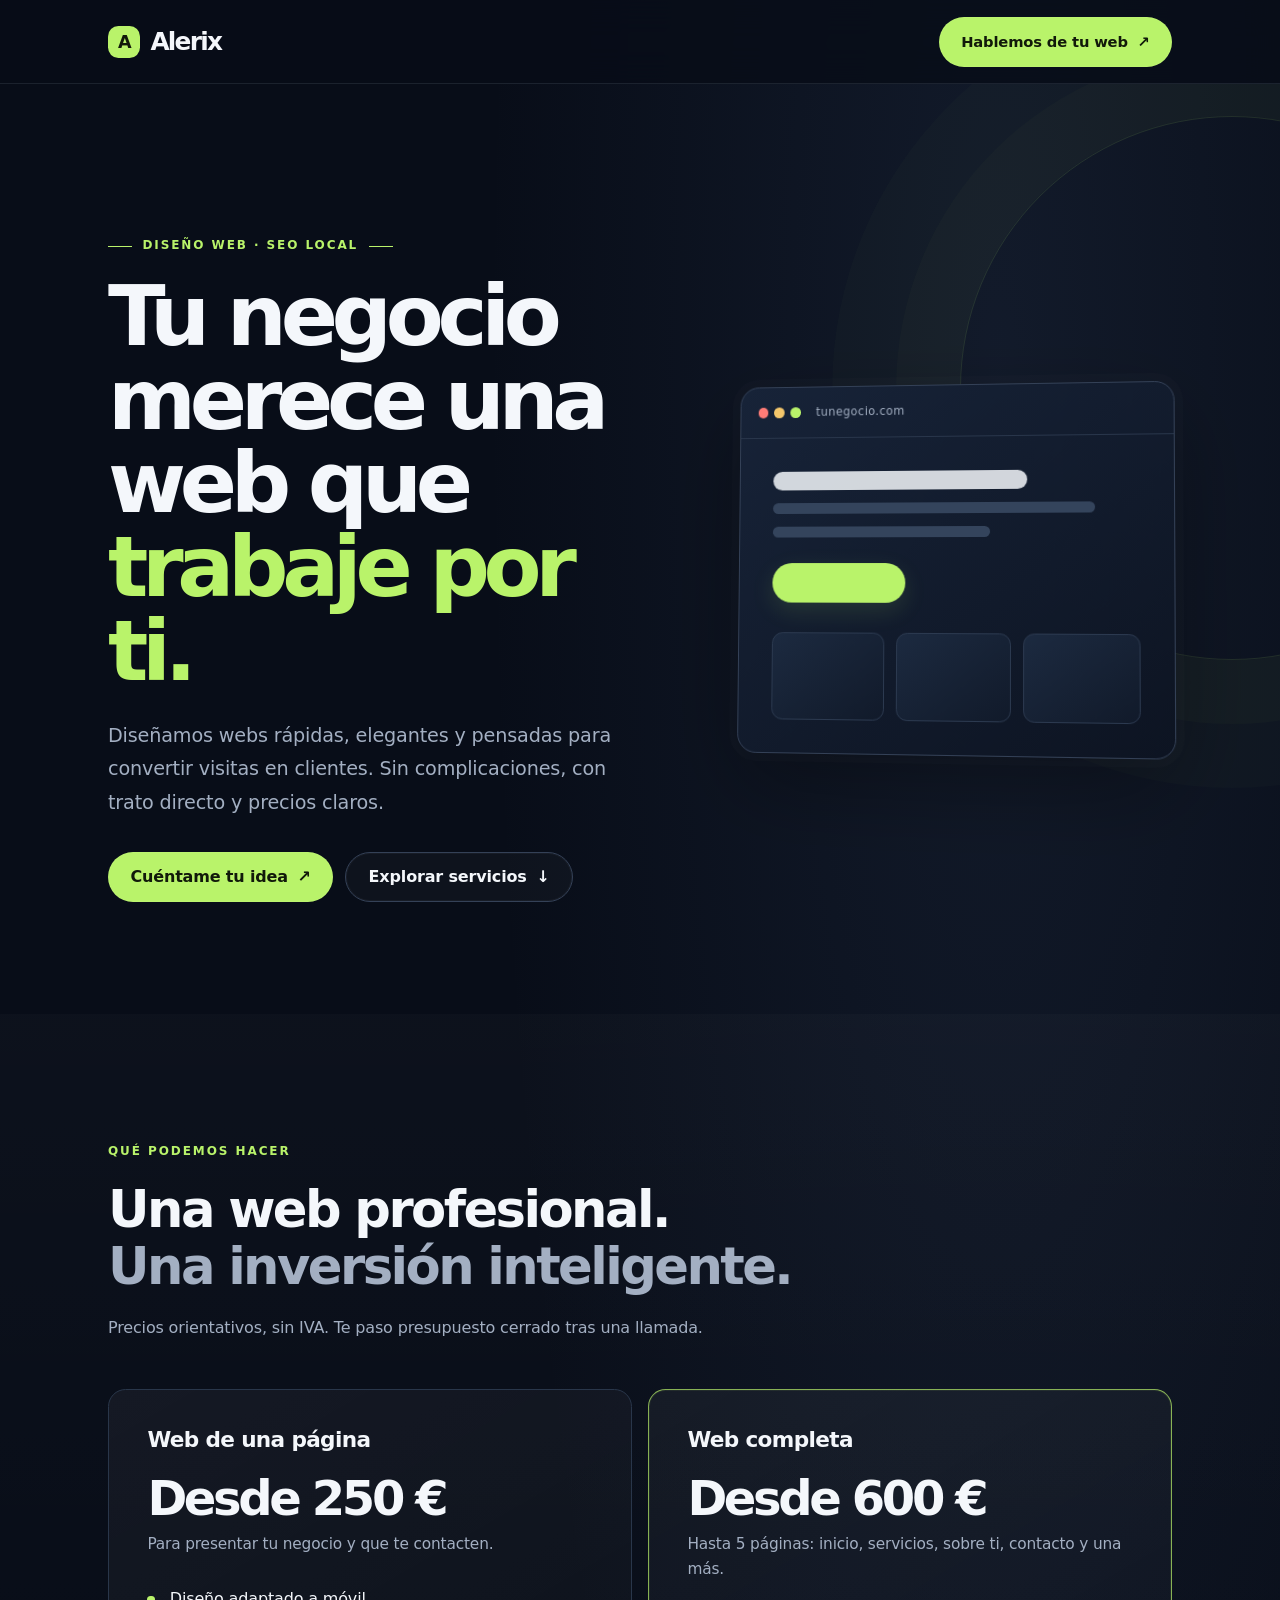
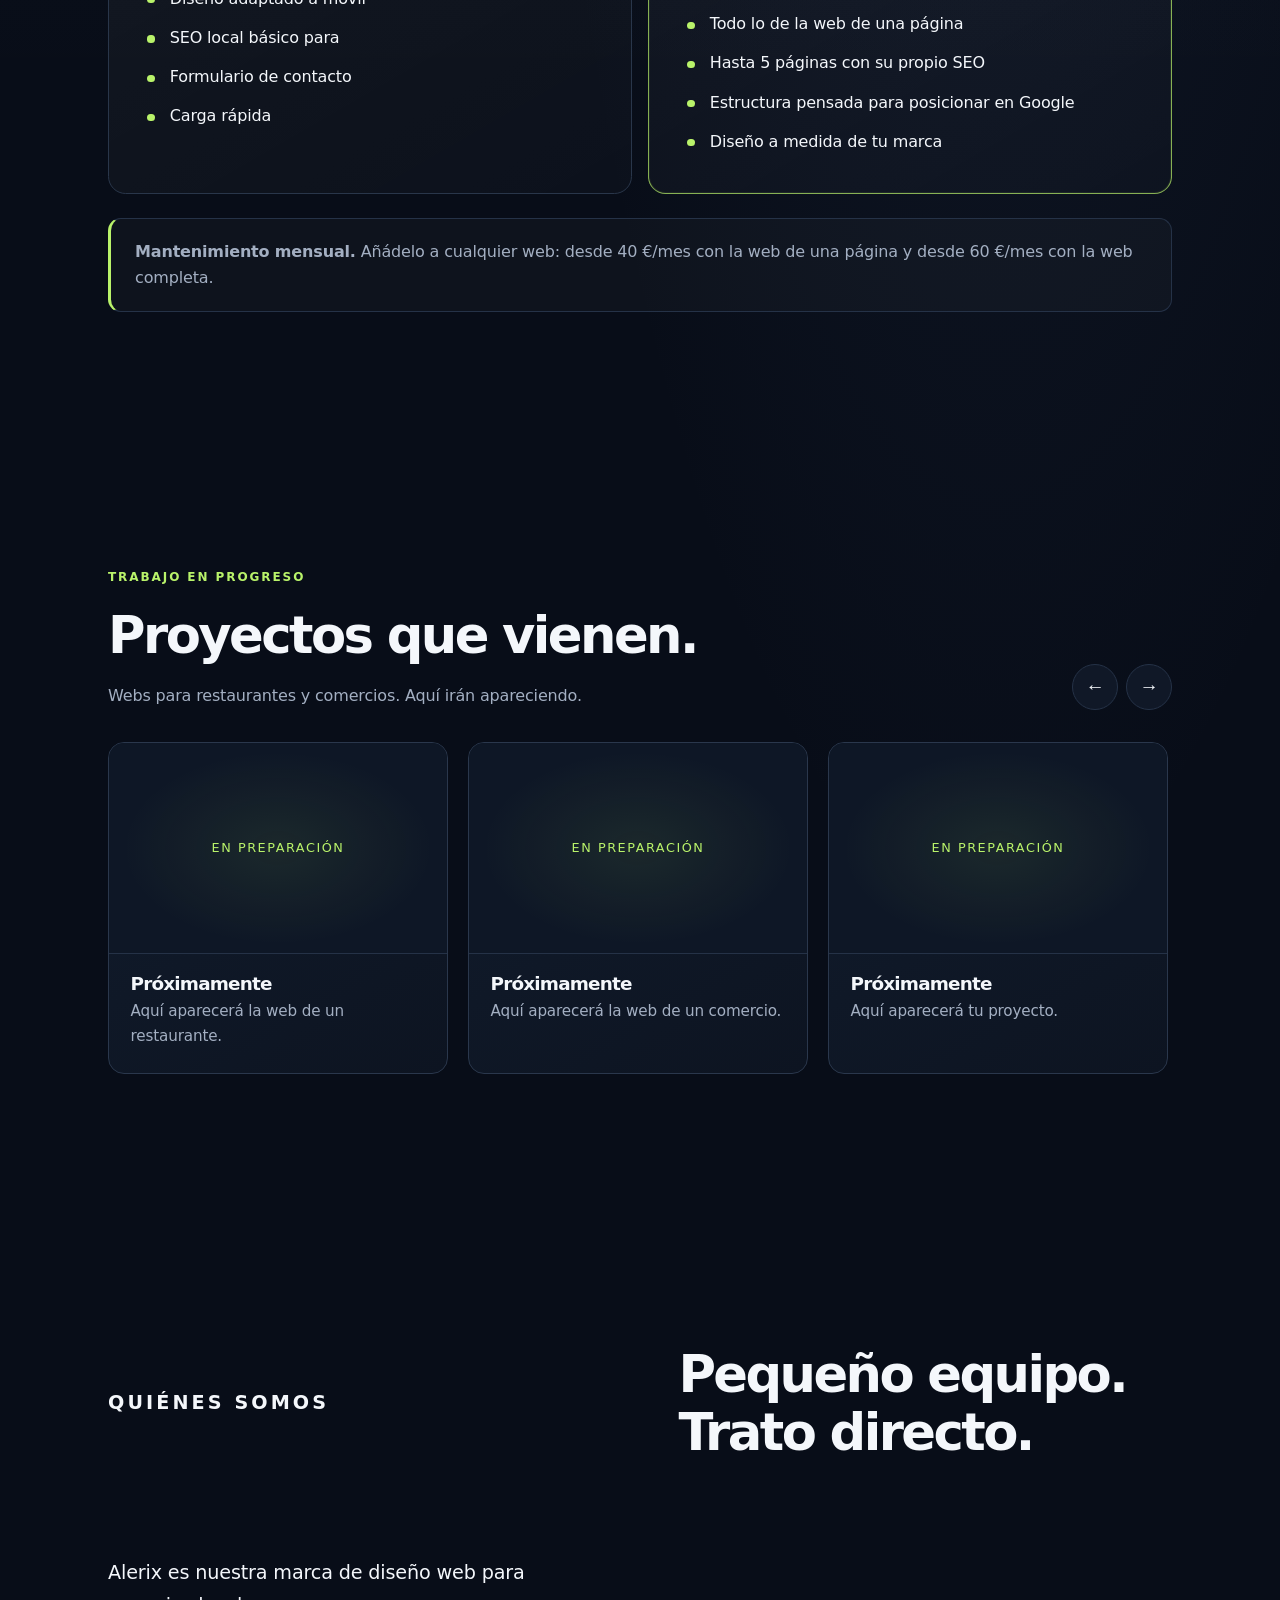
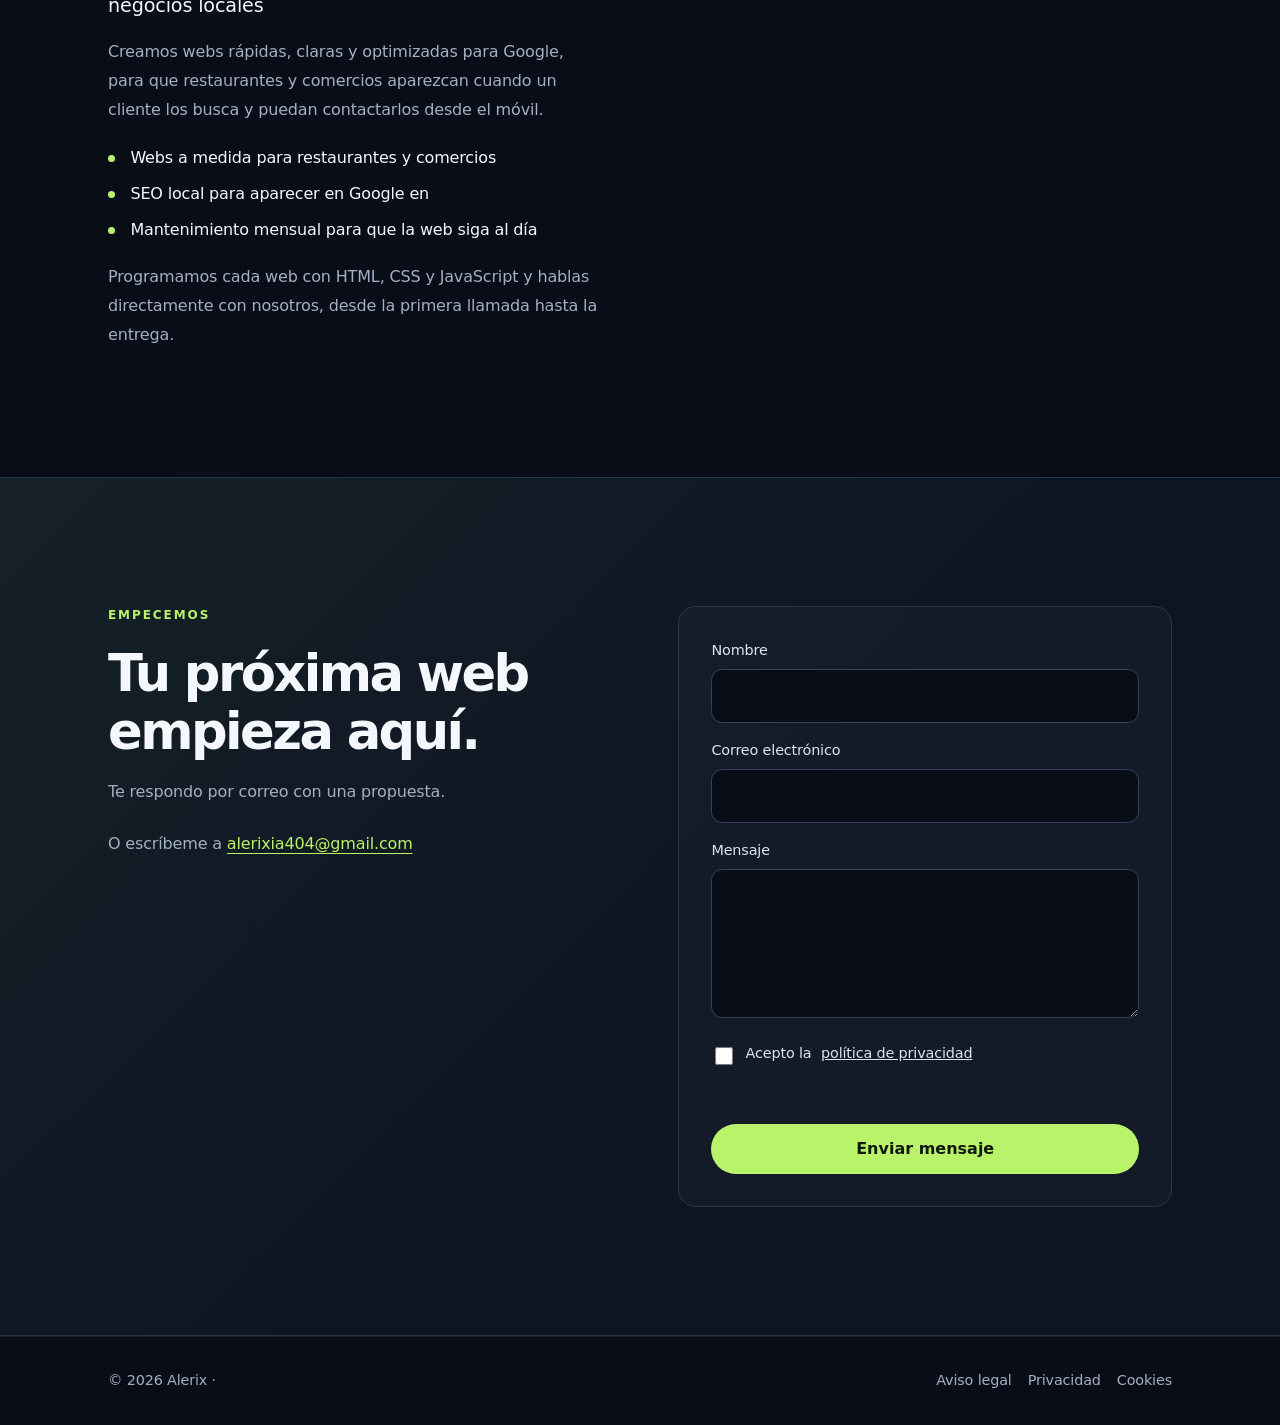
<file: index.html>
<!DOCTYPE html>
<html lang="es">
<head>
<meta charset="UTF-8">
<meta name="viewport" content="width=device-width, initial-scale=1">
<title>Diseño web en  i la Geltrú | Alerix</title>
<meta name="description" content="Creo webs rápidas y optimizadas para Google para comercios y restaurantes de  i la Geltrú. Presupuesto sin compromiso. Reserva una llamada.">
<meta name="theme-color" content="#0A1322">
<meta property="og:type" content="website">
<meta property="og:title" content="Diseño web en  i la Geltrú | Alerix">
<meta property="og:description" content="Webs rápidas que aparecen en Google y te traen clientes. Desde 250 €.">
<!-- TODO al tener dominio: <link rel="canonical" href="https://TU-DOMINIO/"> y og:url -->
<script type="application/ld+json">
{"@context":"https://schema.org","@type":"ProfessionalService","name":"Alerix","description":"Diseño web para negocios locales","email":"alerixia404@gmail.com","areaServed":{"@type":"City","name":""},"founder":{"@type":"Person","name":"Eric Lazo"}}
</script>
<link rel="icon" href="icono-alerixia.svg" type="image/svg+xml">
<link rel="stylesheet" href="css/styles.css">
</head>
<body>
<a class="skip" href="#main">Saltar al contenido</a>

<header class="header">
  <div class="wrap">
    <a class="logo" href="#top" aria-label="Alerix, inicio">Alerix</a>
    <a class="btn header-cta" href="https://cal.com/alerix/15min" target="_blank" rel="noopener">Hablemos de tu web <span aria-hidden="true">↗</span></a>
  </div>
</header>

<main id="main">
  <section class="hero" id="top">
    <div class="wrap">
      <div>
        <p class="eyebrow"><span></span> DISEÑO WEB · SEO LOCAL<span></span>
        <h1>Tu negocio merece una web que <span>trabaje por ti.</span></h1>
        <p class="lead">Diseñamos webs rápidas, elegantes y pensadas para convertir visitas en clientes. Sin complicaciones, con trato directo y precios claros.</p>
        <div class="cta-row">
          <a class="btn" href="https://cal.com/alerix/15min" target="_blank" rel="noopener">Cuéntame tu idea <span aria-hidden="true">↗</span></a>
          <a class="btn ghost" href="#servicios">Explorar servicios <span aria-hidden="true">↓</span></a>
        </div>
      </div>
      <div class="frame" aria-hidden="true">
        <div class="frame-bar"><i></i><i></i><i></i><span>tunegocio.com</span></div>
        <div class="frame-body"><b></b><b></b><b></b><em></em><div><u></u><u></u><u></u></div></div>
      </div>
    </div>
  </section>

  <section id="servicios">
    <div class="wrap">
      <p class="eyebrow">QUÉ PODEMOS HACER</p>
      <h2>Una web profesional.<br><span class="muted-heading">Una inversión inteligente.</span></h2>
      <p class="lead">Precios orientativos, sin IVA. Te paso presupuesto cerrado tras una llamada.</p>
      <div class="plans">
        <article class="plan">
          <h3>Web de una página</h3>
          <p class="price">Desde 250 €</p>
          <p class="lead">Para presentar tu negocio y que te contacten.</p>
          <ul>
            <li>Diseño adaptado a móvil</li>
            <li>SEO local básico para </li>
            <li>Formulario de contacto</li>
            <li>Carga rápida</li>
          </ul>
        </article>
        <article class="plan main">
          <h3>Web completa</h3>
          <p class="price">Desde 600 €</p>
          <p class="lead">Hasta 5 páginas: inicio, servicios, sobre ti, contacto y una más.</p>
          <ul>
            <li>Todo lo de la web de una página</li>
            <li>Hasta 5 páginas con su propio SEO</li>
            <li>Estructura pensada para posicionar en Google</li>
            <li>Diseño a medida de tu marca</li>
          </ul>
        </article>
      </div>
      <div class="maint">
        <p><strong>Mantenimiento mensual.</strong> Añádelo a cualquier web: desde 40 €/mes con la web de una página y desde 60 €/mes con la web completa.</p>
      </div>
    </div>
  </section>

  <section id="proyectos">
    <div class="wrap">
      <div class="car-head">
        <div>
          <p class="eyebrow">TRABAJO EN PROGRESO</p>
          <h2>Proyectos que vienen.</h2>
          <p class="lead">Webs para restaurantes y comercios. Aquí irán apareciendo.</p>
        </div>
        <div class="car-ctrl">
          <button type="button" id="prev" aria-label="Proyecto anterior">←</button>
          <button type="button" id="next" aria-label="Proyecto siguiente">→</button>
        </div>
      </div>
      <div class="track" id="track" tabindex="0" role="region" aria-label="Carrusel de proyectos"></div>
    </div>
  </section>

  <section class="about" id="sobre-mi">
    <div class="wrap">
      <p class="eyebrow">QUIÉNES SOMOS</p>
      <h2>Pequeño equipo.<br>Trato directo.</h2>
          <div>
            <p>Alerix es nuestra marca de diseño web para negocios locales</p>
            <p>Creamos webs rápidas, claras y optimizadas para Google, para que restaurantes y comercios aparezcan cuando un cliente los busca y puedan contactarlos desde el móvil.</p>
            <ul>
              <li>Webs a medida para restaurantes y comercios</li>
              <li>SEO local para aparecer en Google en </li>
              <li>Mantenimiento mensual para que la web siga al día</li>
            </ul>
            <p>Programamos cada web con HTML, CSS y JavaScript y hablas directamente con nosotros, desde la primera llamada hasta la entrega.</p>
          </div>
    </div>
  </section>

  <section class="contact" id="contacto">
    <div class="wrap">
      <div>
        <p class="eyebrow">EMPECEMOS</p>
        <h2>Tu próxima web<br>empieza aquí.</h2>
        <p class="lead">Te respondo por correo con una propuesta.</p>
        <p class="mail">O escríbeme a <a href="mailto:alerixia404@gmail.com">alerixia404@gmail.com</a></p>
      </div>
      <!-- Sustituye TU_ID por el ID de tu formulario en formspree.io -->
      <form class="form" id="form" action="https://formspree.io/f/mwlvkkbb" method="POST">
        <label for="nombre">Nombre
          <input id="nombre" name="nombre" type="text" required autocomplete="name"></label>
        <label for="email">Correo electrónico
          <input id="email" name="email" type="email" required autocomplete="email"></label>
        <label for="mensaje">Mensaje
          <textarea id="mensaje" name="mensaje" rows="5" required></textarea></label>
        <input class="hp" type="text" name="_gotcha" tabindex="-1" autocomplete="off" aria-hidden="true">
        <label class="check"><input type="checkbox" required> Acepto la <a href="privacidad.html">política de privacidad</a></label>
        <p id="estado" class="estado" role="status" aria-live="polite"></p>
        <button class="btn" type="submit">Enviar mensaje</button>
      </form>
    </div>
  </section>
</main>

<footer>
  <div class="wrap">
    <p>© 2026 Alerix · </p>
    <nav aria-label="Legal">
      <a href="aviso-legal.html">Aviso legal</a>
      <a href="privacidad.html">Privacidad</a>
      <a href="cookies.html">Cookies</a>
    </nav>
  </div>
</footer>

<script src="js/main.js" defer></script>
</body>
</html>
</file>
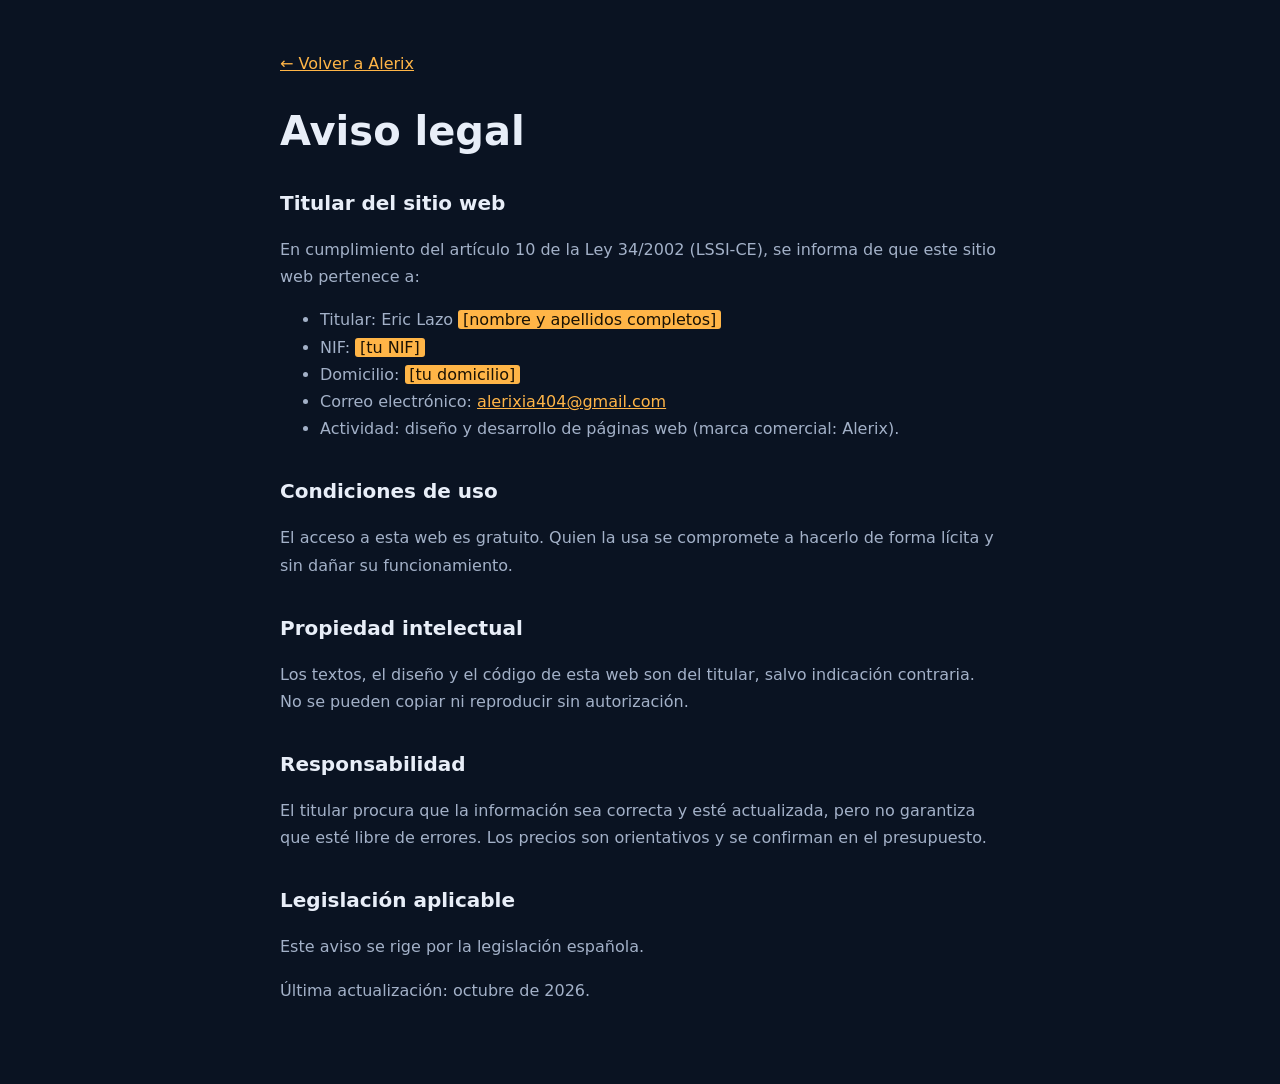
<file: aviso-legal.html>
<!DOCTYPE html>
<html lang="es">
<head>
<meta charset="UTF-8">
<meta name="viewport" content="width=device-width, initial-scale=1">
<title>Aviso legal | Alerix</title>
<meta name="robots" content="noindex,follow">
<link rel="icon" href="favicon.svg" type="image/svg+xml">
<link rel="stylesheet" href="css/legal.css">
</head>
<body>
<main>
<a class="back" href="index.html">← Volver a Alerix</a>
<h1>Aviso legal</h1>

<h2>Titular del sitio web</h2>
<p>En cumplimiento del artículo 10 de la Ley 34/2002 (LSSI-CE), se informa de que este sitio web pertenece a:</p>
<ul>
<li>Titular: Eric Lazo <mark>[nombre y apellidos completos]</mark></li>
<li>NIF: <mark>[tu NIF]</mark></li>
<li>Domicilio: <mark>[tu domicilio]</mark></li>
<li>Correo electrónico: <a href="mailto:alerixia404@gmail.com">alerixia404@gmail.com</a></li>
<li>Actividad: diseño y desarrollo de páginas web (marca comercial: Alerix).</li>
</ul>
<h2>Condiciones de uso</h2>
<p>El acceso a esta web es gratuito. Quien la usa se compromete a hacerlo de forma lícita y sin dañar su funcionamiento.</p>
<h2>Propiedad intelectual</h2>
<p>Los textos, el diseño y el código de esta web son del titular, salvo indicación contraria. No se pueden copiar ni reproducir sin autorización.</p>
<h2>Responsabilidad</h2>
<p>El titular procura que la información sea correcta y esté actualizada, pero no garantiza que esté libre de errores. Los precios son orientativos y se confirman en el presupuesto.</p>
<h2>Legislación aplicable</h2>
<p>Este aviso se rige por la legislación española.</p>

<p>Última actualización: octubre de 2026.</p>
</main>
</body>
</html>
</file>
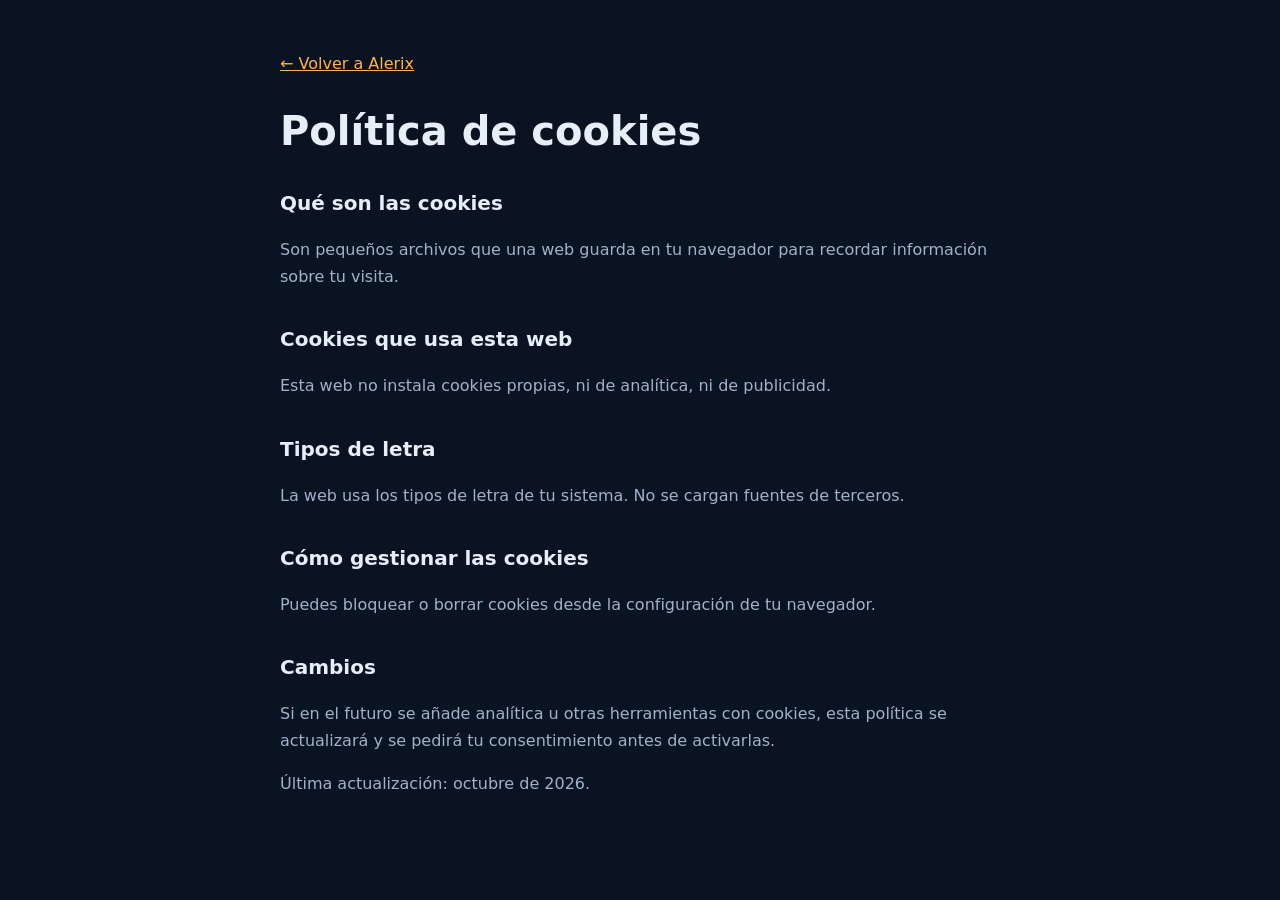
<file: cookies.html>
<!DOCTYPE html>
<html lang="es">
<head>
<meta charset="UTF-8">
<meta name="viewport" content="width=device-width, initial-scale=1">
<title>Política de cookies | Alerix</title>
<meta name="robots" content="noindex,follow">
<link rel="icon" href="favicon.svg" type="image/svg+xml">
<link rel="stylesheet" href="css/legal.css">
</head>
<body>
<main>
<a class="back" href="index.html">← Volver a Alerix</a>
<h1>Política de cookies</h1>

<h2>Qué son las cookies</h2>
<p>Son pequeños archivos que una web guarda en tu navegador para recordar información sobre tu visita.</p>
<h2>Cookies que usa esta web</h2>
<p>Esta web no instala cookies propias, ni de analítica, ni de publicidad.</p>
<h2>Tipos de letra</h2>
<p>La web usa los tipos de letra de tu sistema. No se cargan fuentes de terceros.</p>
<h2>Cómo gestionar las cookies</h2>
<p>Puedes bloquear o borrar cookies desde la configuración de tu navegador.</p>
<h2>Cambios</h2>
<p>Si en el futuro se añade analítica u otras herramientas con cookies, esta política se actualizará y se pedirá tu consentimiento antes de activarlas.</p>

<p>Última actualización: octubre de 2026.</p>
</main>
</body>
</html>
</file>
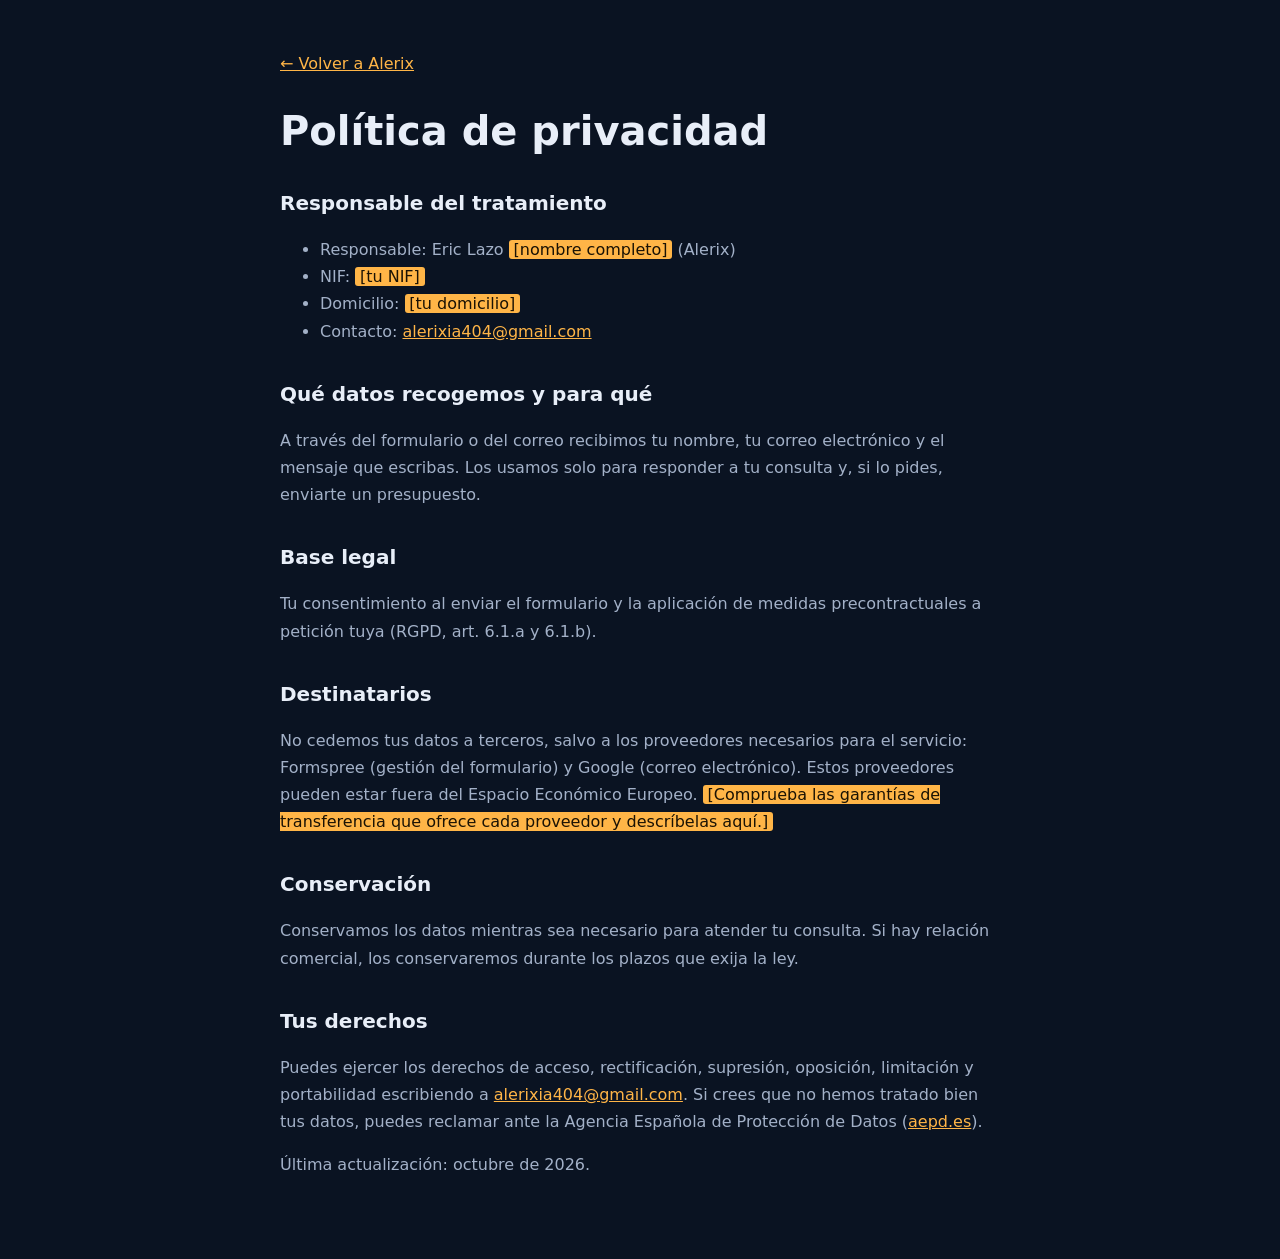
<file: privacidad.html>
<!DOCTYPE html>
<html lang="es">
<head>
<meta charset="UTF-8">
<meta name="viewport" content="width=device-width, initial-scale=1">
<title>Política de privacidad | Alerix</title>
<meta name="robots" content="noindex,follow">
<link rel="icon" href="favicon.svg" type="image/svg+xml">
<link rel="stylesheet" href="css/legal.css">
</head>
<body>
<main>
<a class="back" href="index.html">← Volver a Alerix</a>
<h1>Política de privacidad</h1>

<h2>Responsable del tratamiento</h2>
<ul>
<li>Responsable: Eric Lazo <mark>[nombre completo]</mark> (Alerix)</li>
<li>NIF: <mark>[tu NIF]</mark></li>
<li>Domicilio: <mark>[tu domicilio]</mark></li>
<li>Contacto: <a href="mailto:alerixia404@gmail.com">alerixia404@gmail.com</a></li>
</ul>
<h2>Qué datos recogemos y para qué</h2>
<p>A través del formulario o del correo recibimos tu nombre, tu correo electrónico y el mensaje que escribas. Los usamos solo para responder a tu consulta y, si lo pides, enviarte un presupuesto.</p>
<h2>Base legal</h2>
<p>Tu consentimiento al enviar el formulario y la aplicación de medidas precontractuales a petición tuya (RGPD, art. 6.1.a y 6.1.b).</p>
<h2>Destinatarios</h2>
<p>No cedemos tus datos a terceros, salvo a los proveedores necesarios para el servicio: Formspree (gestión del formulario) y Google (correo electrónico). Estos proveedores pueden estar fuera del Espacio Económico Europeo. <mark>[Comprueba las garantías de transferencia que ofrece cada proveedor y descríbelas aquí.]</mark></p>
<h2>Conservación</h2>
<p>Conservamos los datos mientras sea necesario para atender tu consulta. Si hay relación comercial, los conservaremos durante los plazos que exija la ley.</p>
<h2>Tus derechos</h2>
<p>Puedes ejercer los derechos de acceso, rectificación, supresión, oposición, limitación y portabilidad escribiendo a <a href="mailto:alerixia404@gmail.com">alerixia404@gmail.com</a>. Si crees que no hemos tratado bien tus datos, puedes reclamar ante la Agencia Española de Protección de Datos (<a href="https://www.aepd.es">aepd.es</a>).</p>

<p>Última actualización: octubre de 2026.</p>
</main>
</body>
</html>
</file>
<file: css/styles.css>
:root{
  --bg:#0A1322;--surface:#111E35;--line:#22324F;--text:#E8EEF8;--muted:#A3B1C8;
  --accent:#FFB547;--on-accent:#1A1204;
  --font-head:"Segoe UI Variable Display","Segoe UI",system-ui,-apple-system,Roboto,sans-serif;--font-body:system-ui,-apple-system,"Segoe UI",Roboto,sans-serif;
  --max:1100px;--pad:clamp(1.25rem,5vw,2.5rem);
}
*,*::before,*::after{box-sizing:border-box}
html{scroll-behavior:smooth;scroll-padding-top:4.5rem}
body{margin:0;background:var(--bg);color:var(--text);font:1rem/1.65 var(--font-body)}
h1,h2,h3{font-family:var(--font-head);line-height:1.12;margin:0}
p{margin:0}
a{color:inherit}
img,svg{max-width:100%;display:block}
:focus-visible{outline:3px solid var(--accent);outline-offset:3px}
.skip{position:absolute;left:-999px;background:var(--accent);color:var(--on-accent);padding:.75rem 1rem;z-index:200}
.skip:focus{left:1rem;top:1rem}
.wrap{max-width:var(--max);margin-inline:auto;padding-inline:var(--pad)}
section{padding-block:clamp(3.5rem,9vw,6.5rem)}
h2{font-size:clamp(1.75rem,3.2vw + 1rem,2.75rem);margin-bottom:1rem}
.lead{color:var(--muted);max-width:60ch}

/* Header */
.header{position:sticky;top:0;z-index:100;background:rgb(10 19 34 / .92);backdrop-filter:blur(8px);border-bottom:1px solid var(--line)}
.header .wrap{display:flex;align-items:center;justify-content:space-between;gap:1rem;min-height:4rem;flex-wrap:wrap}
.logo{font:700 1.35rem var(--font-head);text-decoration:none;letter-spacing:-.02em}
.nav{display:flex;gap:1.25rem;align-items:center;flex-wrap:wrap}
.nav a{text-decoration:none;color:var(--muted);padding:.6rem 0;min-height:44px;display:inline-flex;align-items:center}
.nav a:hover{color:var(--text)}
.nav .btn{color:var(--on-accent);padding:.6rem 1.1rem}

/* Botones */
.btn{display:inline-flex;align-items:center;justify-content:center;min-height:44px;padding:.85rem 1.5rem;background:var(--accent);color:var(--on-accent);font:600 1rem var(--font-body);text-decoration:none;border:0;border-radius:6px;cursor:pointer;transition:transform .15s,filter .15s}
.btn:hover{filter:brightness(1.08);transform:translateY(-2px)}
.btn.ghost{background:transparent;color:var(--text);border:1px solid var(--line)}
.btn.ghost:hover{border-color:var(--muted)}

/* Hero */
.hero{padding-block:clamp(3rem,9vw,7rem)}
.hero .wrap{display:grid;gap:3rem;align-items:center}
.hero h1{font-size:clamp(2.4rem,6vw + .5rem,4.6rem);letter-spacing:-.03em}
.hero .lead{font-size:1.2rem;margin:1.5rem 0 2rem}
.cta-row{display:flex;gap:.9rem;flex-wrap:wrap}
.frame{background:var(--surface);border:1px solid var(--line);border-radius:10px;overflow:hidden}
.frame-bar{display:flex;align-items:center;gap:.4rem;padding:.7rem .9rem;border-bottom:1px solid var(--line)}
.frame-bar i{width:.65rem;height:.65rem;border-radius:50%;background:var(--line)}
.frame-bar span{margin-left:.6rem;font-size:.8rem;color:var(--muted)}
.frame-body{padding:1.25rem;display:grid;gap:.7rem}
.frame-body b{display:block;height:.7rem;background:var(--line);border-radius:3px}
.frame-body b:nth-child(1){width:55%;height:1.4rem;background:var(--text);opacity:.85}
.frame-body b:nth-child(2){width:80%}.frame-body b:nth-child(3){width:65%}
.frame-body em{display:block;width:7rem;height:2.2rem;background:var(--accent);border-radius:5px;margin-top:.5rem}
.frame-body div{display:grid;grid-template-columns:repeat(3,1fr);gap:.6rem;margin-top:.8rem}
.frame-body div u{display:block;height:4.2rem;background:var(--bg);border:1px solid var(--line);border-radius:5px}

/* Servicios */
.plans{display:grid;gap:1.25rem;margin-top:2.5rem}
.plan{border:1px solid var(--line);border-radius:10px;padding:2rem;background:var(--surface)}
.plan.main{border-color:var(--accent)}
.plan h3{font-size:1.5rem}
.price{font:700 2.4rem var(--font-head);margin:1rem 0 .2rem}
.price small{font:400 1rem var(--font-body);color:var(--muted)}
.plan ul{list-style:none;padding:0;margin:1.5rem 0 0;display:grid;gap:.6rem}
.plan li{padding-left:1.4rem;position:relative}
.plan li::before{content:"";position:absolute;left:0;top:.7em;width:.7rem;height:2px;background:var(--accent)}
.maint{margin-top:1.5rem;padding:1.25rem 1.5rem;border-left:3px solid var(--accent);background:var(--surface)}
.maint strong{font-family:var(--font-head)}

/* Proyectos */
.car-head{display:flex;justify-content:space-between;align-items:end;gap:1rem;flex-wrap:wrap}
.car-ctrl{display:flex;gap:.5rem}
.car-ctrl button{width:44px;height:44px;border-radius:6px;border:1px solid var(--line);background:var(--surface);color:var(--text);font-size:1.2rem;cursor:pointer}
.car-ctrl button:hover{border-color:var(--muted)}
.track{display:flex;gap:1.25rem;overflow-x:auto;scroll-snap-type:x mandatory;padding:2rem var(--pad) 1rem;margin-inline:calc(var(--pad) * -1);scrollbar-width:thin}
.slide{flex:0 0 min(80%,340px);scroll-snap-align:start;border:1px solid var(--line);border-radius:10px;background:var(--surface);overflow:hidden;text-decoration:none;display:block}
.slide .ph{aspect-ratio:16/10;background:var(--bg);display:grid;place-items:center;color:var(--muted);border-bottom:1px solid var(--line)}
.slide img{width:100%;aspect-ratio:16/10;object-fit:cover}
.slide div.t{padding:1.1rem 1.25rem}
.slide h3{font-size:1.1rem;margin-bottom:.3rem}
.slide p{color:var(--muted);font-size:.95rem}
a.slide:hover{border-color:var(--accent)}

/* Sobre mí y contacto */
.about .wrap,.contact .wrap{display:grid;gap:2.5rem}
.about p+p{margin-top:1rem}
.about p{color:var(--muted);max-width:60ch}
.about p:first-of-type{color:var(--text);font-size:1.15rem}
.contact{background:var(--surface);border-block:1px solid var(--line)}
.form{display:grid;gap:1rem;max-width:560px}
.form label{font-weight:500}
.form input[type=text],.form input[type=email],.form textarea{width:100%;margin-top:.35rem;padding:.8rem;font:inherit;color:var(--text);background:var(--bg);border:1px solid var(--line);border-radius:6px}
.form input:focus,.form textarea:focus{outline:3px solid var(--accent);outline-offset:1px}
.check{display:flex;gap:.6rem;align-items:flex-start;font-weight:400!important;color:var(--muted)}
.check input{margin-top:.35rem;width:1.1rem;height:1.1rem}
.hp{position:absolute;left:-9999px}
.mail{margin-top:1.5rem;color:var(--muted)}
.mail a{color:var(--accent)}

footer{padding-block:2rem;color:var(--muted);font-size:.9rem}
footer .wrap{display:flex;justify-content:space-between;gap:1rem;flex-wrap:wrap}
footer nav{display:flex;gap:1.25rem}

@media(min-width:900px){
  .hero .wrap{grid-template-columns:1.25fr .75fr}
  .plans{grid-template-columns:1fr 1fr}
  .about .wrap,.contact .wrap{grid-template-columns:1fr 1fr}
}
@media(prefers-reduced-motion:reduce){*{transition:none!important;scroll-behavior:auto!important}}

.estado{min-height:1.5rem;color:var(--muted)}

.about ul{list-style:none;padding:0;margin:1.25rem 0;display:grid;gap:.6rem;max-width:60ch}
.about li{padding-left:1.4rem;position:relative;color:var(--text)}
.about li::before{content:"";position:absolute;left:0;top:.8em;width:.7rem;height:2px;background:var(--accent)}

/* Alerix visual refresh — refined, responsive and menu-free header */
:root{
  --bg:#080d18;--surface:#101827;--line:#253247;--text:#f4f7fb;--muted:#a3afc2;
  --accent:#b9f36a;--on-accent:#11190a;--max:1160px;--pad:clamp(1.2rem,5vw,3rem);
}
html{scroll-padding-top:5rem}
body{background:radial-gradient(ellipse at 78% 8%,rgba(87,117,167,.13),transparent 32rem),var(--bg);letter-spacing:-.01em}
::selection{background:var(--accent);color:var(--on-accent)}
section{padding-block:clamp(4.5rem,10vw,8rem)}
h1,h2,h3{letter-spacing:-.045em}
h2{font-size:clamp(2rem,4vw,3.25rem);letter-spacing:-.05em;margin-bottom:1.2rem}
.wrap{max-width:var(--max)}
.header{background:rgba(8,13,24,.82);border-bottom:1px solid rgba(163,175,194,.13);backdrop-filter:blur(18px);-webkit-backdrop-filter:blur(18px)}
.header .wrap{min-height:5.2rem;flex-wrap:nowrap}
.logo{font-size:1.55rem;font-weight:800;letter-spacing:-.07em;display:inline-flex;align-items:center;gap:.65rem}
.logo::before{content:"A";display:grid;place-items:center;width:2rem;height:2rem;border-radius:.65rem;background:var(--accent);color:var(--on-accent);font-size:1.1rem;letter-spacing:-.08em}
.header-cta{font-size:.92rem;min-height:42px;padding:.7rem 1.05rem;gap:.55rem}
.btn{border-radius:999px;font-weight:700;min-height:50px;padding:.9rem 1.4rem;gap:.6rem;box-shadow:0 0 0 1px rgba(255,255,255,.04) inset;transition:transform .2s ease,background .2s ease,border-color .2s ease}
.btn:hover{filter:none;transform:translateY(-2px);background:#ccff87}
.btn.ghost{border:1px solid #344157;background:rgba(255,255,255,.025);color:var(--text)}
.btn.ghost:hover{border-color:var(--accent);background:rgba(185,243,106,.06)}
.hero{padding-block:clamp(5rem,12vw,9.5rem) clamp(4.5rem,9vw,7rem);position:relative;overflow:hidden}
.hero::before{content:"";position:absolute;pointer-events:none;width:34rem;height:34rem;right:-14rem;top:2rem;border:1px solid rgba(185,243,106,.12);border-radius:50%;box-shadow:0 0 0 4rem rgba(185,243,106,.018),0 0 0 8rem rgba(185,243,106,.015)}
.hero .wrap{position:relative;grid-template-columns:minmax(0,1.1fr) minmax(280px,.9fr);gap:clamp(2.5rem,7vw,6rem)}
.eyebrow{font-size:.75rem;font-weight:800;letter-spacing:.16em;text-transform:uppercase;color:var(--accent);margin:0 0 1.2rem;display:flex;align-items:center;gap:.65rem}
.eyebrow span{width:1.5rem;height:1px;background:var(--accent);display:inline-block}
.hero h1{max-width:12ch;font-size:clamp(3rem,6.6vw,5.5rem);line-height:.99;letter-spacing:-.075em}
.hero h1 span{color:var(--accent)}
.hero .lead{font-size:clamp(1.05rem,1.5vw,1.2rem);line-height:1.75;max-width:52ch;margin:1.6rem 0 2rem}
.cta-row{gap:.75rem}
.frame{align-self:center;position:relative;border:1px solid #344157;border-radius:1.2rem;background:linear-gradient(145deg,#172338,#0d1422);box-shadow:0 30px 90px rgba(0,0,0,.35),0 0 0 8px rgba(255,255,255,.015);transform:perspective(1000px) rotateY(-5deg) rotateX(2deg)}
.frame-bar{padding:1rem 1.1rem;border-color:#29364b}.frame-bar i{background:#53627a}.frame-bar i:first-child{background:#ff7c77}.frame-bar i:nth-child(2){background:#f4c76b}.frame-bar i:nth-child(3){background:#b9f36a}
.frame-bar span{font-size:.72rem;letter-spacing:.04em}
.frame-body{padding:clamp(1.3rem,3vw,2.1rem);gap:.85rem;min-height:260px;align-content:center}
.frame-body b{height:.65rem;background:#34445c;border-radius:999px}.frame-body b:nth-child(1){height:1.2rem;width:70%;background:#f4f7fb}.frame-body b:nth-child(2){width:88%}.frame-body b:nth-child(3){width:60%}
.frame-body em{width:8.5rem;height:2.5rem;border-radius:999px;margin-top:.8rem;box-shadow:0 8px 24px rgba(185,243,106,.12)}
.frame-body div{gap:.75rem;margin-top:1rem}.frame-body div u{height:5.5rem;border-radius:.7rem;background:linear-gradient(145deg,#1c2a40,#111a2a);border-color:#2c3a50}
#servicios{background:linear-gradient(180deg,rgba(255,255,255,.018),transparent 70%)}
.muted-heading{color:var(--muted)}
.plans{gap:1rem;margin-top:3rem;align-items:stretch}
.plan{padding:clamp(1.5rem,3vw,2.4rem);border-radius:1.1rem;background:linear-gradient(150deg,rgba(255,255,255,.045),rgba(255,255,255,.015));border-color:#29364a;transition:transform .2s ease,border-color .2s ease}
.plan:hover{transform:translateY(-4px);border-color:#60734a}
.plan.main{border-color:rgba(185,243,106,.7);box-shadow:0 0 0 1px rgba(185,243,106,.08) inset}
.plan h3{font-size:1.35rem;letter-spacing:-.03em}
.price{font-size:clamp(2.4rem,4vw,3rem);letter-spacing:-.07em;margin:1.1rem 0 .35rem}
.plan .lead{font-size:.96rem}
.plan ul{gap:.8rem;margin-top:1.8rem}
.plan li::before,.about li::before{width:.45rem;height:.45rem;border-radius:50%;background:var(--accent);top:.65em}
.maint{border:1px solid var(--line);border-left:3px solid var(--accent);border-radius:.8rem;background:rgba(255,255,255,.025);padding:1.2rem 1.5rem;color:var(--muted)}
.car-head{align-items:end}.track{padding-top:2rem;padding-bottom:1rem;scrollbar-color:#344157 transparent}
.slide{border-radius:1rem;border-color:#2a374c;background:linear-gradient(150deg,#111c2d,#0d1421);transition:transform .2s,border-color .2s}
.slide:hover{transform:translateY(-3px)}
.slide .ph{background:radial-gradient(ellipse at center,rgba(185,243,106,.08),transparent 65%),#0e1726;color:var(--accent);font-size:.8rem;letter-spacing:.12em;text-transform:uppercase}
.slide div.t{padding:1.25rem 1.35rem 1.5rem}.slide h3{font-size:1.15rem}
.car-ctrl button{border-radius:50%;width:46px;height:46px;transition:border-color .2s,background .2s}.car-ctrl button:hover{border-color:var(--accent);background:rgba(185,243,106,.06)}
.about .wrap,.contact .wrap{gap:clamp(2rem,6vw,5rem)}
.about p:first-of-type{font-size:1.2rem;line-height:1.7}.about p{line-height:1.8}
.contact{background:linear-gradient(135deg,rgba(185,243,106,.055),transparent 55%),#0d1523;border-block:1px solid #253247}
.form{max-width:none;padding:clamp(1.2rem,3vw,2rem);border:1px solid #2a374b;border-radius:1.1rem;background:rgba(255,255,255,.025)}
.form label{font-size:.9rem;color:#dce4ef}.form input[type=text],.form input[type=email],.form textarea{border-radius:.7rem;border-color:#344157;padding:.9rem 1rem;transition:border-color .2s,box-shadow .2s}
.form input:focus,.form textarea:focus{outline:0;border-color:var(--accent);box-shadow:0 0 0 3px rgba(185,243,106,.12)}
.form textarea{resize:vertical;min-height:130px}.form button{width:100%}
.mail{line-height:1.8}.mail a{color:var(--accent);text-underline-offset:4px}
footer{border-top:1px solid rgba(163,175,194,.1);padding-block:2rem}footer .wrap{align-items:center}footer nav{gap:1rem;flex-wrap:wrap}footer nav a{text-decoration:none}footer nav a:hover{color:var(--accent)}
@media(max-width:899px){.hero .wrap{grid-template-columns:1fr}.hero h1{max-width:13ch}.frame{max-width:560px;width:100%;transform:none}.about .wrap,.contact .wrap{grid-template-columns:1fr}}
@media(max-width:520px){.header .wrap{min-height:4.5rem}.header-cta{font-size:.8rem;padding:.65rem .85rem}.logo{font-size:1.35rem}.logo::before{width:1.8rem;height:1.8rem}.hero h1{font-size:clamp(2.8rem,14vw,4.2rem)}.cta-row .btn{width:100%}.plan{padding:1.35rem}.car-head{align-items:start}}
@media(prefers-reduced-motion:reduce){.btn,.plan,.slide,.car-ctrl button{transition:none!important}}
</file>
<file: css/legal.css>
:root{--bg:#0A1322;--surface:#111E35;--line:#22324F;--text:#E8EEF8;--muted:#A3B1C8;--accent:#FFB547}
*{box-sizing:border-box}
body{margin:0;background:var(--bg);color:var(--text);font:1rem/1.7 system-ui,sans-serif}
main{max-width:760px;margin:0 auto;padding:2.5rem 1.25rem 4rem}
a{color:var(--accent)}
a:focus-visible{outline:3px solid var(--accent);outline-offset:3px}
h1{font-size:clamp(1.8rem,5vw,2.5rem);line-height:1.15;margin:1.5rem 0}
h2{font-size:1.25rem;margin:2rem 0 .5rem}
p,li{color:var(--muted)}
mark{background:var(--accent);color:#1A1204;padding:0 .3em;border-radius:3px}
.back{display:inline-block;min-height:44px;padding-top:.6rem}
</file>
